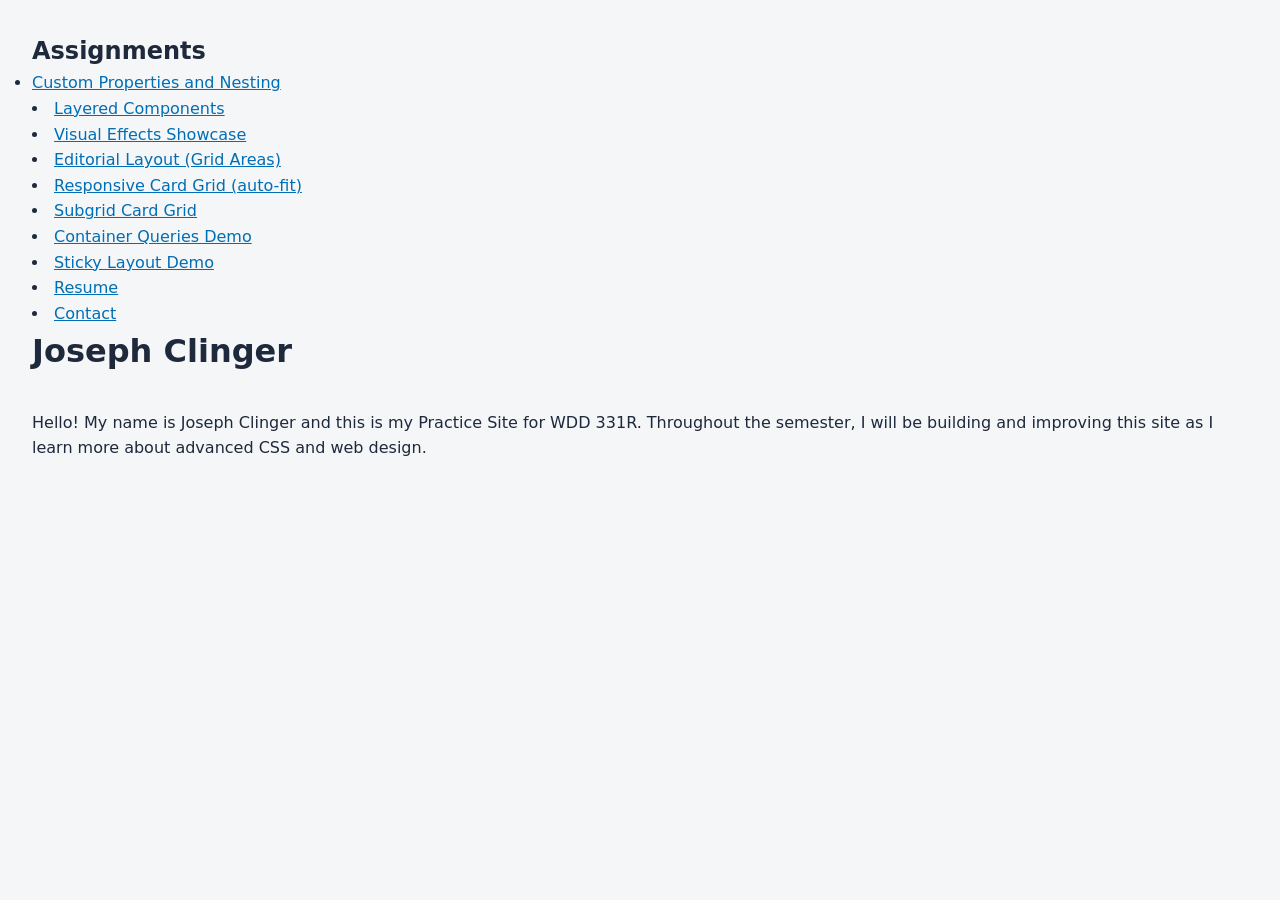
<file: index.html>
<!DOCTYPE html>
<html lang="en">
<head>
    <meta charset="utf-8">
    <meta name="viewport" content="width=device-width, initial-scale=1.0">
    <title>Joseph Clinger Practice Site</title>

    <link rel="stylesheet" href="css/main.css">
    
</head>
<body>
<nav>
    <h2>Assignments</h2>
    <ul>
        <li>
            <a href="unit-1/custom-properties/index.html">
                Custom Properties and Nesting
            </a>
        </li>
    </ul>
       <li>
            <a href="unit-2/layered-components/">
                Layered Components
            </a>
        </li>
    </ul>
    <li>
        <a href="unit-3/visual-effects/index.html">
    Visual Effects Showcase
</a>
    </li>
    <li>
    <a href="unit-4/grid-layouts/editorial.html">
        Editorial Layout (Grid Areas)
    </a>
</li>

<li>
    <a href="unit-4/grid-layouts/cards.html">
        Responsive Card Grid (auto-fit)
    </a>
</li>
<li><a href="unit-4/grid-layouts/cards.html">Subgrid Card Grid</a></li>
<li><a href="unit-4/advanced/container-demo.html">Container Queries Demo</a></li>
<li><a href="unit-4/advanced/sticky-demo.html">Sticky Layout Demo</a></li>
<li><a href="resume.html">Resume</a></li>
<li><a href="contact.html">Contact</a></li>
</nav>
    <header>
        <h1>Joseph Clinger</h1>
    </header>

    <main>
        <p>
            Hello! My name is Joseph Clinger and this is my Practice Site for WDD 331R.
            Throughout the semester, I will be building and improving this site as I learn
            more about advanced CSS and web design.
        </p>
    </main>

</body>
</html>
</file>
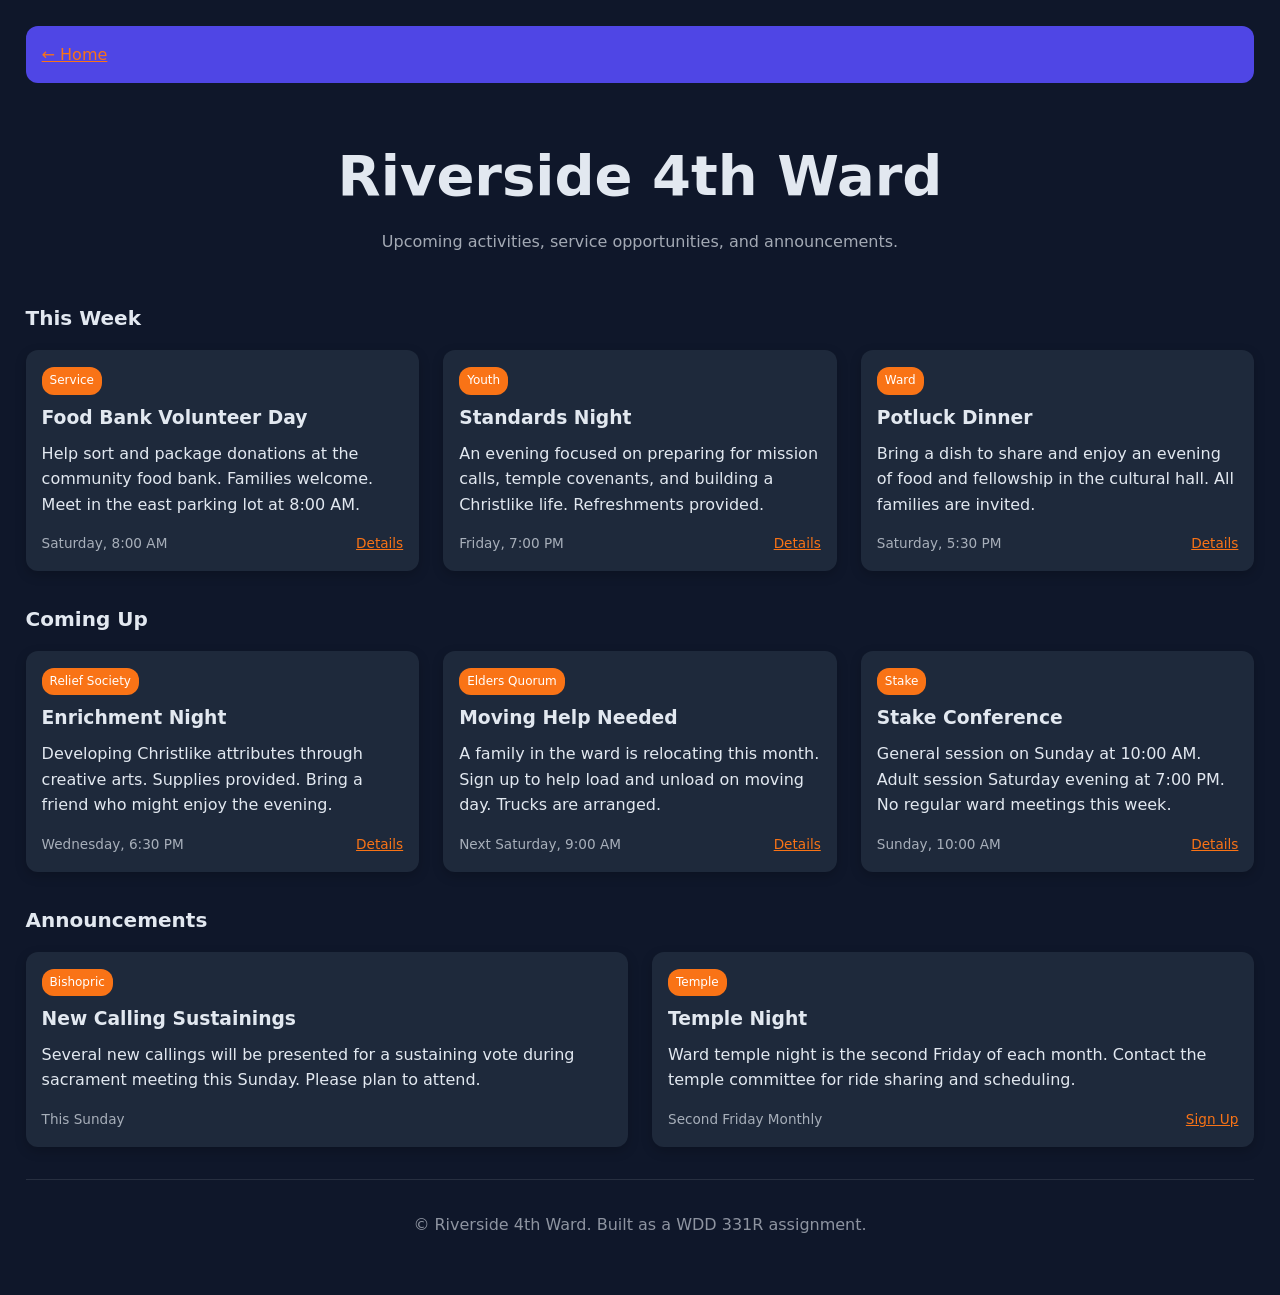
<file: unit-1/custom-properties/index.html>
<!DOCTYPE html>
<html lang="en">
<head>
    <meta charset="utf-8">
    <meta name="viewport" content="width=device-width, initial-scale=1.0">
    <title>Ward Activity Board</title>
    <link rel="stylesheet" href="styles.css">
</head>
<body>
    <nav class="site-nav">
        <a href="../../index.html">&larr; Home</a>
    </nav>

    <header class="board-header">
        <h1>Riverside 4th Ward</h1>
        <p>Upcoming activities, service opportunities, and announcements.</p>
    </header>

    <main>
        <section class="card-group">
            <h2>This Week</h2>
            <div class="cards">
                <article class="card">
                    <div class="card-tag">Service</div>
                    <h3>Food Bank Volunteer Day</h3>
                    <p>Help sort and package donations at the community food bank. Families welcome. Meet in the east parking lot at 8:00 AM.</p>
                    <div class="card-meta">
                        <span>Saturday, 8:00 AM</span>
                        <a href="#">Details</a>
                    </div>
                </article>
                <article class="card">
                    <div class="card-tag">Youth</div>
                    <h3>Standards Night</h3>
                    <p>An evening focused on preparing for mission calls, temple covenants, and building a Christlike life. Refreshments provided.</p>
                    <div class="card-meta">
                        <span>Friday, 7:00 PM</span>
                        <a href="#">Details</a>
                    </div>
                </article>
                <article class="card">
                    <div class="card-tag">Ward</div>
                    <h3>Potluck Dinner</h3>
                    <p>Bring a dish to share and enjoy an evening of food and fellowship in the cultural hall. All families are invited.</p>
                    <div class="card-meta">
                        <span>Saturday, 5:30 PM</span>
                        <a href="#">Details</a>
                    </div>
                </article>
            </div>
        </section>

        <section class="card-group">
            <h2>Coming Up</h2>
            <div class="cards">
                <article class="card">
                    <div class="card-tag">Relief Society</div>
                    <h3>Enrichment Night</h3>
                    <p>Developing Christlike attributes through creative arts. Supplies provided. Bring a friend who might enjoy the evening.</p>
                    <div class="card-meta">
                        <span>Wednesday, 6:30 PM</span>
                        <a href="#">Details</a>
                    </div>
                </article>
                <article class="card">
                    <div class="card-tag">Elders Quorum</div>
                    <h3>Moving Help Needed</h3>
                    <p>A family in the ward is relocating this month. Sign up to help load and unload on moving day. Trucks are arranged.</p>
                    <div class="card-meta">
                        <span>Next Saturday, 9:00 AM</span>
                        <a href="#">Details</a>
                    </div>
                </article>
                <article class="card">
                    <div class="card-tag">Stake</div>
                    <h3>Stake Conference</h3>
                    <p>General session on Sunday at 10:00 AM. Adult session Saturday evening at 7:00 PM. No regular ward meetings this week.</p>
                    <div class="card-meta">
                        <span>Sunday, 10:00 AM</span>
                        <a href="#">Details</a>
                    </div>
                </article>
            </div>
        </section>

        <section class="card-group">
            <h2>Announcements</h2>
            <div class="cards">
                <article class="card">
                    <div class="card-tag">Bishopric</div>
                    <h3>New Calling Sustainings</h3>
                    <p>Several new callings will be presented for a sustaining vote during sacrament meeting this Sunday. Please plan to attend.</p>
                    <div class="card-meta">
                        <span>This Sunday</span>
                    </div>
                </article>
                <article class="card">
                    <div class="card-tag">Temple</div>
                    <h3>Temple Night</h3>
                    <p>Ward temple night is the second Friday of each month. Contact the temple committee for ride sharing and scheduling.</p>
                    <div class="card-meta">
                        <span>Second Friday Monthly</span>
                        <a href="#">Sign Up</a>
                    </div>
                </article>
            </div>
        </section>
    </main>

    <footer class="board-footer">
        <p>&copy; Riverside 4th Ward. Built as a WDD 331R assignment.</p>
    </footer>
</body>
</html>
</file>
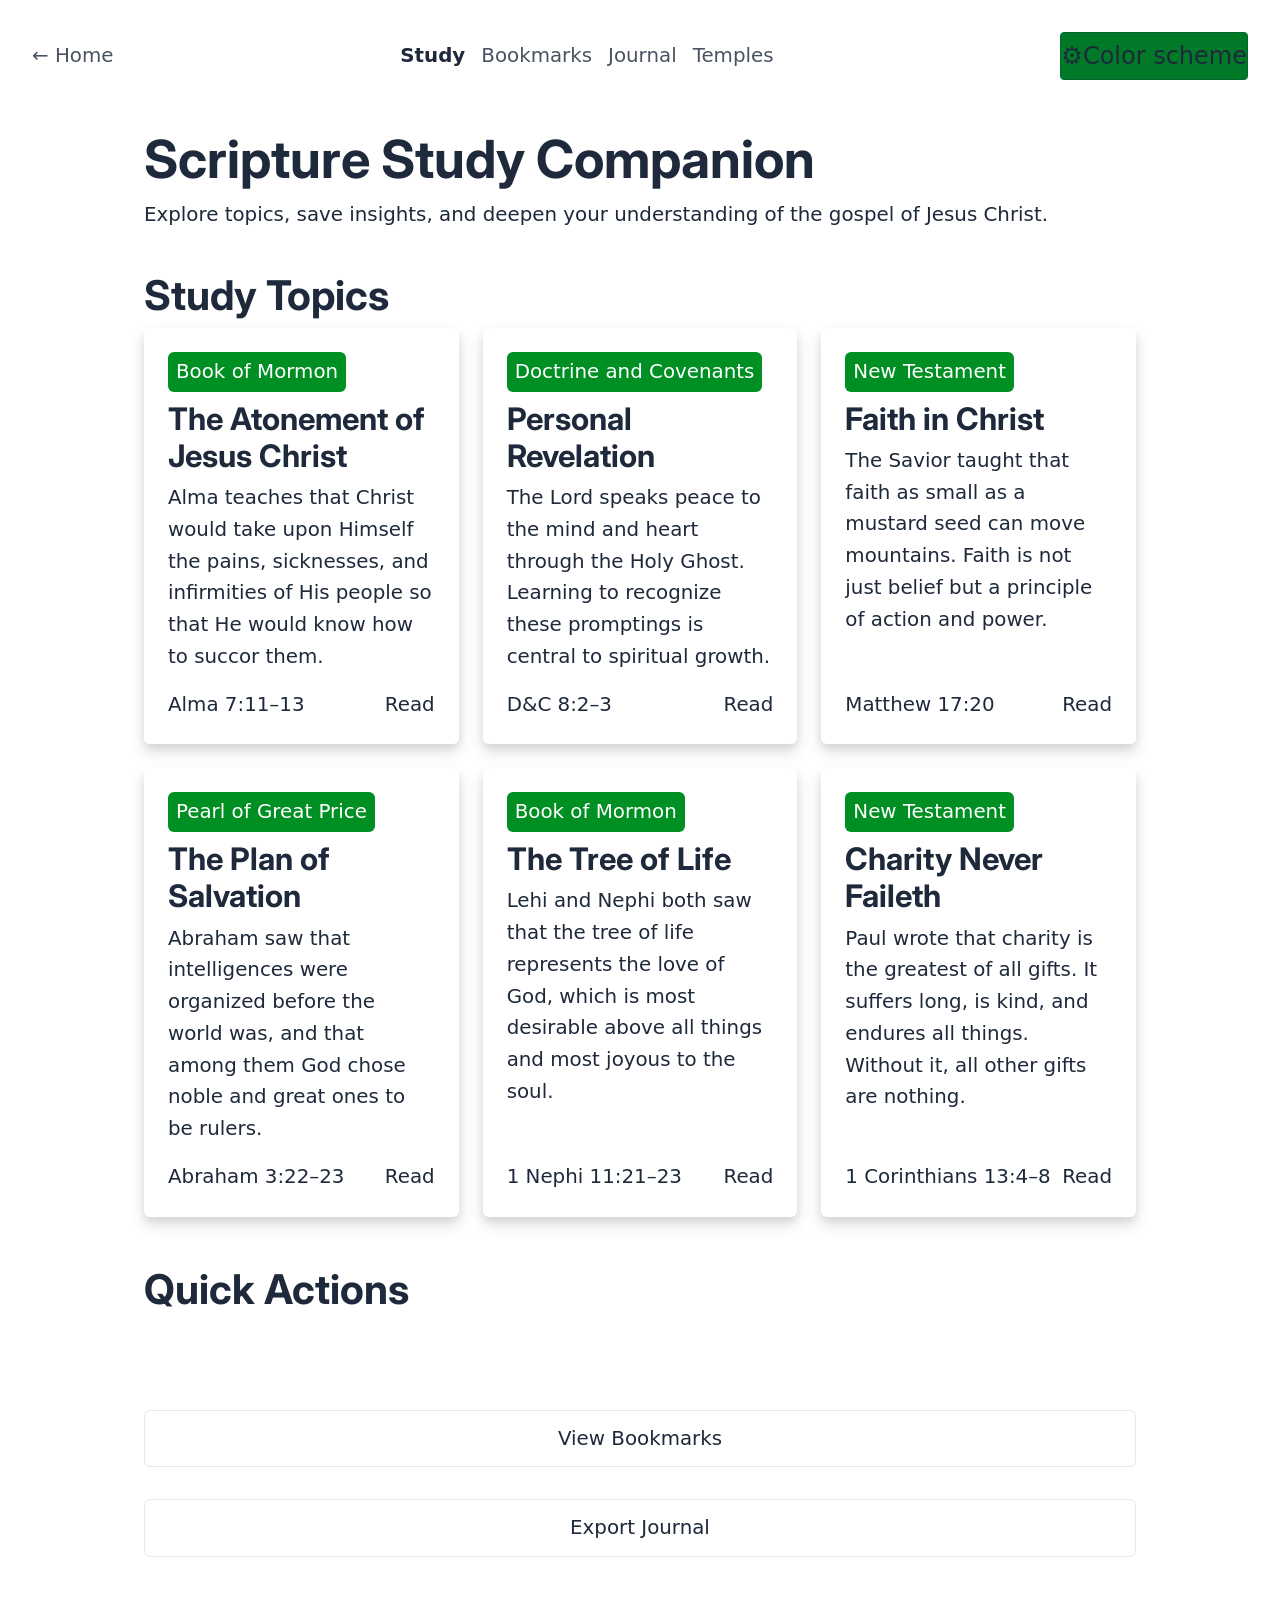
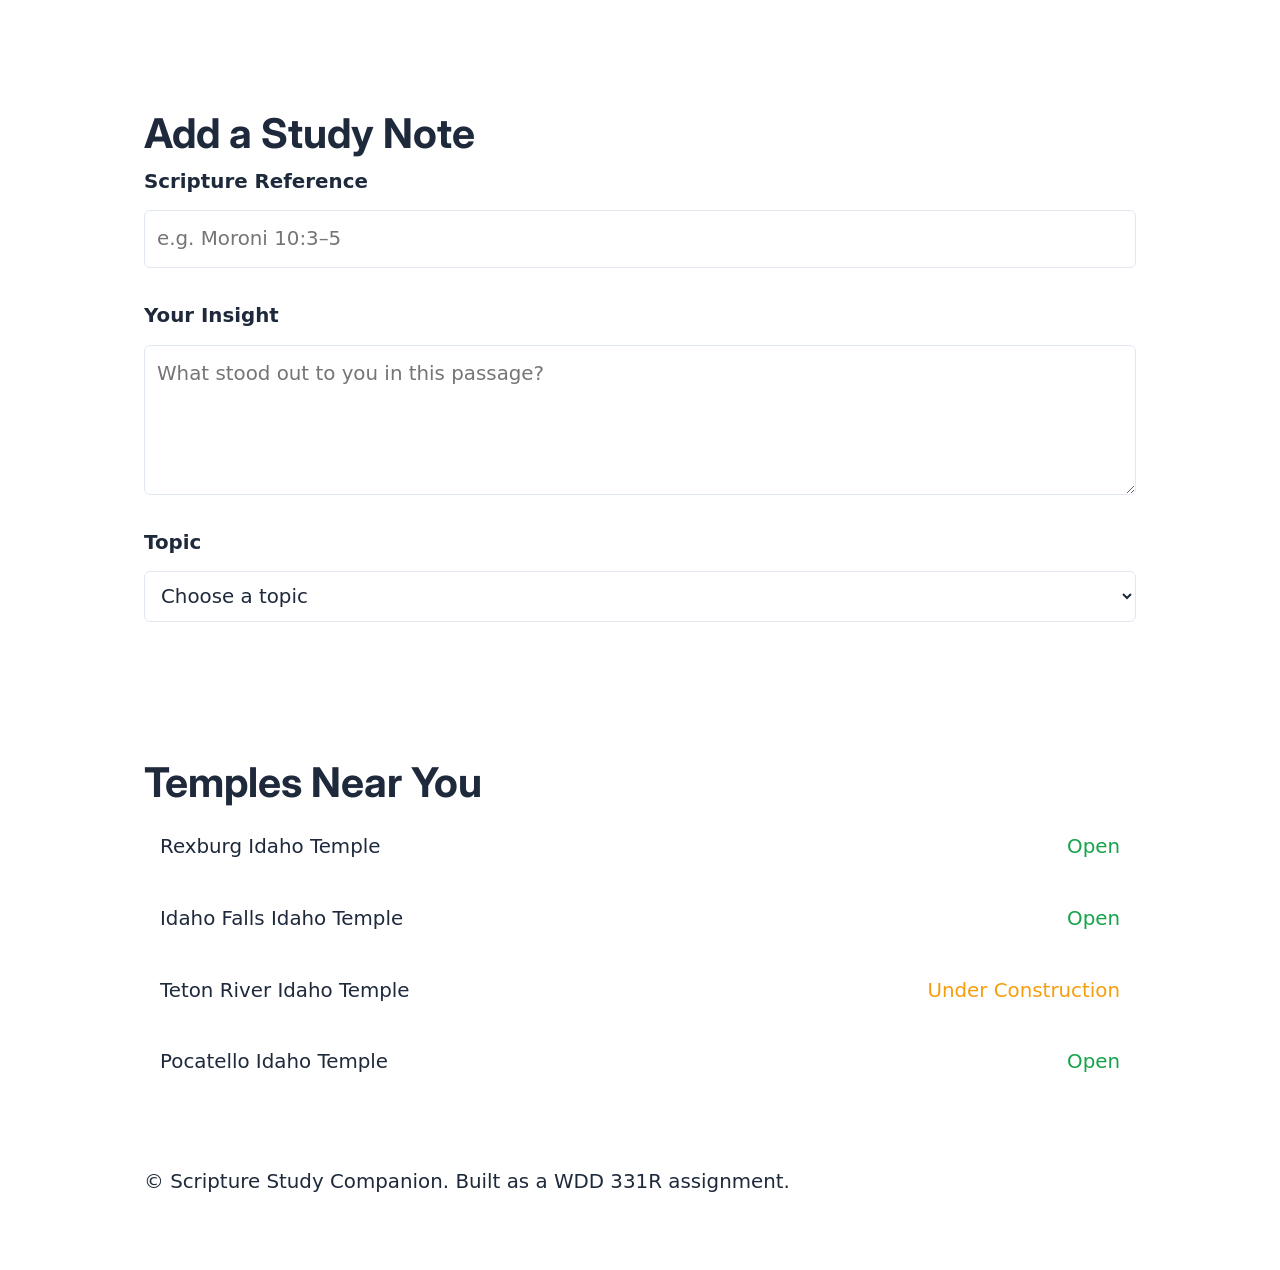
<file: unit-2/layered-components/index.html>
<!DOCTYPE html>
<html lang="en">
<head>
    <meta charset="utf-8">
    <meta name="viewport" content="width=device-width, initial-scale=1.0">

    <!-- Theme preference script (must load before CSS) -->
    <script src="js/theme-preference.js"></script>

    <title>Scripture Study Companion</title>

    <link rel="stylesheet" href="css/main.css">
    <link rel="preconnect" href="https://fonts.googleapis.com">
<link rel="preconnect" href="https://fonts.gstatic.com" crossorigin>
<link href="https://fonts.googleapis.com/css2?family=Inter:wght@400;600;700&display=swap" rel="stylesheet">
</head>

<body>

    <nav class="site-nav">
        <a href="../../index.html">&larr; Home</a>

        <ul>
            <li><a href="#" aria-current="page">Study</a></li>
            <li><a href="#">Bookmarks</a></li>
            <li><a href="#">Journal</a></li>
            <li><a href="#">Temples</a></li>
        </ul>

        <!-- Theme toggle (NEW) -->
        <details class="theme-menu">
            <summary class="theme-control">
                <span class="visually-hidden">Color scheme</span>
            </summary>

            <div class="theme-extra" role="group" aria-label="Choose color scheme">

                <label class="theme-control theme-pick" data-theme-pick="light">
                    <input name="theme-preference" type="radio" value="light">
                    <span aria-hidden="true">&#9788;&#65039;</span>
                    <span class="visually-hidden">Light</span>
                </label>

                <label class="theme-control theme-pick" data-theme-pick="system">
                    <input name="theme-preference" type="radio" value="system" checked>
                    <span aria-hidden="true">&#9881;&#65039;</span>
                    <span class="visually-hidden">System default</span>
                </label>

                <label class="theme-control theme-pick" data-theme-pick="dark">
                    <input name="theme-preference" type="radio" value="dark">
                    <span aria-hidden="true">&#127766;</span>
                    <span class="visually-hidden">Dark</span>
                </label>

            </div>
        </details>
    </nav>

    <header class="page-header">
        <h1>Scripture Study Companion</h1>
        <p>Explore topics, save insights, and deepen your understanding of the gospel of Jesus Christ.</p>
    </header>

    <main>
        <section class="card-group">
            <h2>Study Topics</h2>

            <div class="cards">
                <article class="card">
                    <div class="card-tag">Book of Mormon</div>
                    <h3>The Atonement of Jesus Christ</h3>
                    <p>Alma teaches that Christ would take upon Himself the pains, sicknesses, and infirmities of His people so that He would know how to succor them.</p>
                    <div class="card-footer">
                        <span>Alma 7:11–13</span>
                        <a href="#">Read</a>
                    </div>
                </article>

                <article class="card">
                    <div class="card-tag">Doctrine and Covenants</div>
                    <h3>Personal Revelation</h3>
                    <p>The Lord speaks peace to the mind and heart through the Holy Ghost. Learning to recognize these promptings is central to spiritual growth.</p>
                    <div class="card-footer">
                        <span>D&C 8:2–3</span>
                        <a href="#">Read</a>
                    </div>
                </article>

                <article class="card">
                    <div class="card-tag">New Testament</div>
                    <h3>Faith in Christ</h3>
                    <p>The Savior taught that faith as small as a mustard seed can move mountains. Faith is not just belief but a principle of action and power.</p>
                    <div class="card-footer">
                        <span>Matthew 17:20</span>
                        <a href="#">Read</a>
                    </div>
                </article>

                <article class="card">
                    <div class="card-tag">Pearl of Great Price</div>
                    <h3>The Plan of Salvation</h3>
                    <p>Abraham saw that intelligences were organized before the world was, and that among them God chose noble and great ones to be rulers.</p>
                    <div class="card-footer">
                        <span>Abraham 3:22–23</span>
                        <a href="#">Read</a>
                    </div>
                </article>

                <article class="card">
                    <div class="card-tag">Book of Mormon</div>
                    <h3>The Tree of Life</h3>
                    <p>Lehi and Nephi both saw that the tree of life represents the love of God, which is most desirable above all things and most joyous to the soul.</p>
                    <div class="card-footer">
                        <span>1 Nephi 11:21–23</span>
                        <a href="#">Read</a>
                    </div>
                </article>

                <article class="card">
                    <div class="card-tag">New Testament</div>
                    <h3>Charity Never Faileth</h3>
                    <p>Paul wrote that charity is the greatest of all gifts. It suffers long, is kind, and endures all things. Without it, all other gifts are nothing.</p>
                    <div class="card-footer">
                        <span>1 Corinthians 13:4–8</span>
                        <a href="#">Read</a>
                    </div>
                </article>
            </div>
        </section>

        <section class="actions">
            <h2>Quick Actions</h2>
            <div class="button-group">
                <button class="btn primary">New Study Session</button>
                <button class="btn secondary">View Bookmarks</button>
                <button class="btn secondary">Export Journal</button>
                <button class="btn primary" disabled>Sync (Offline)</button>
            </div>
        </section>

        <section class="study-note">
            <h2>Add a Study Note</h2>

            <form class="note-form">
                <div class="form-field">
                    <label for="reference">Scripture Reference</label>
                    <input type="text" id="reference" placeholder="e.g. Moroni 10:3–5">
                </div>

                <div class="form-field">
                    <label for="insight">Your Insight</label>
                    <textarea id="insight" rows="4" placeholder="What stood out to you in this passage?"></textarea>
                </div>

                <div class="form-field">
                    <label for="topic">Topic</label>
                    <select id="topic">
                        <option value="">Choose a topic</option>
                        <option value="faith">Faith</option>
                        <option value="repentance">Repentance</option>
                        <option value="charity">Charity</option>
                        <option value="obedience">Obedience</option>
                        <option value="prayer">Prayer</option>
                        <option value="service">Service</option>
                    </select>
                </div>

                <button type="submit" class="btn primary">Save Note</button>
            </form>
        </section>

        <section class="temple-list">
            <h2>Temples Near You</h2>

            <ul class="temples">
                <li>
                    <span class="temple-name">Rexburg Idaho Temple</span>
                    <span class="temple-status open">Open</span>
                </li>
                <li>
                    <span class="temple-name">Idaho Falls Idaho Temple</span>
                    <span class="temple-status open">Open</span>
                </li>
                <li>
                    <span class="temple-name">Teton River Idaho Temple</span>
                    <span class="temple-status construction">Under Construction</span>
                </li>
                <li>
                    <span class="temple-name">Pocatello Idaho Temple</span>
                    <span class="temple-status open">Open</span>
                </li>
            </ul>
        </section>
    </main>

    <footer class="page-footer">
        <p>&copy; Scripture Study Companion. Built as a WDD 331R assignment.</p>
    </footer>

</body>
</html>
</file>
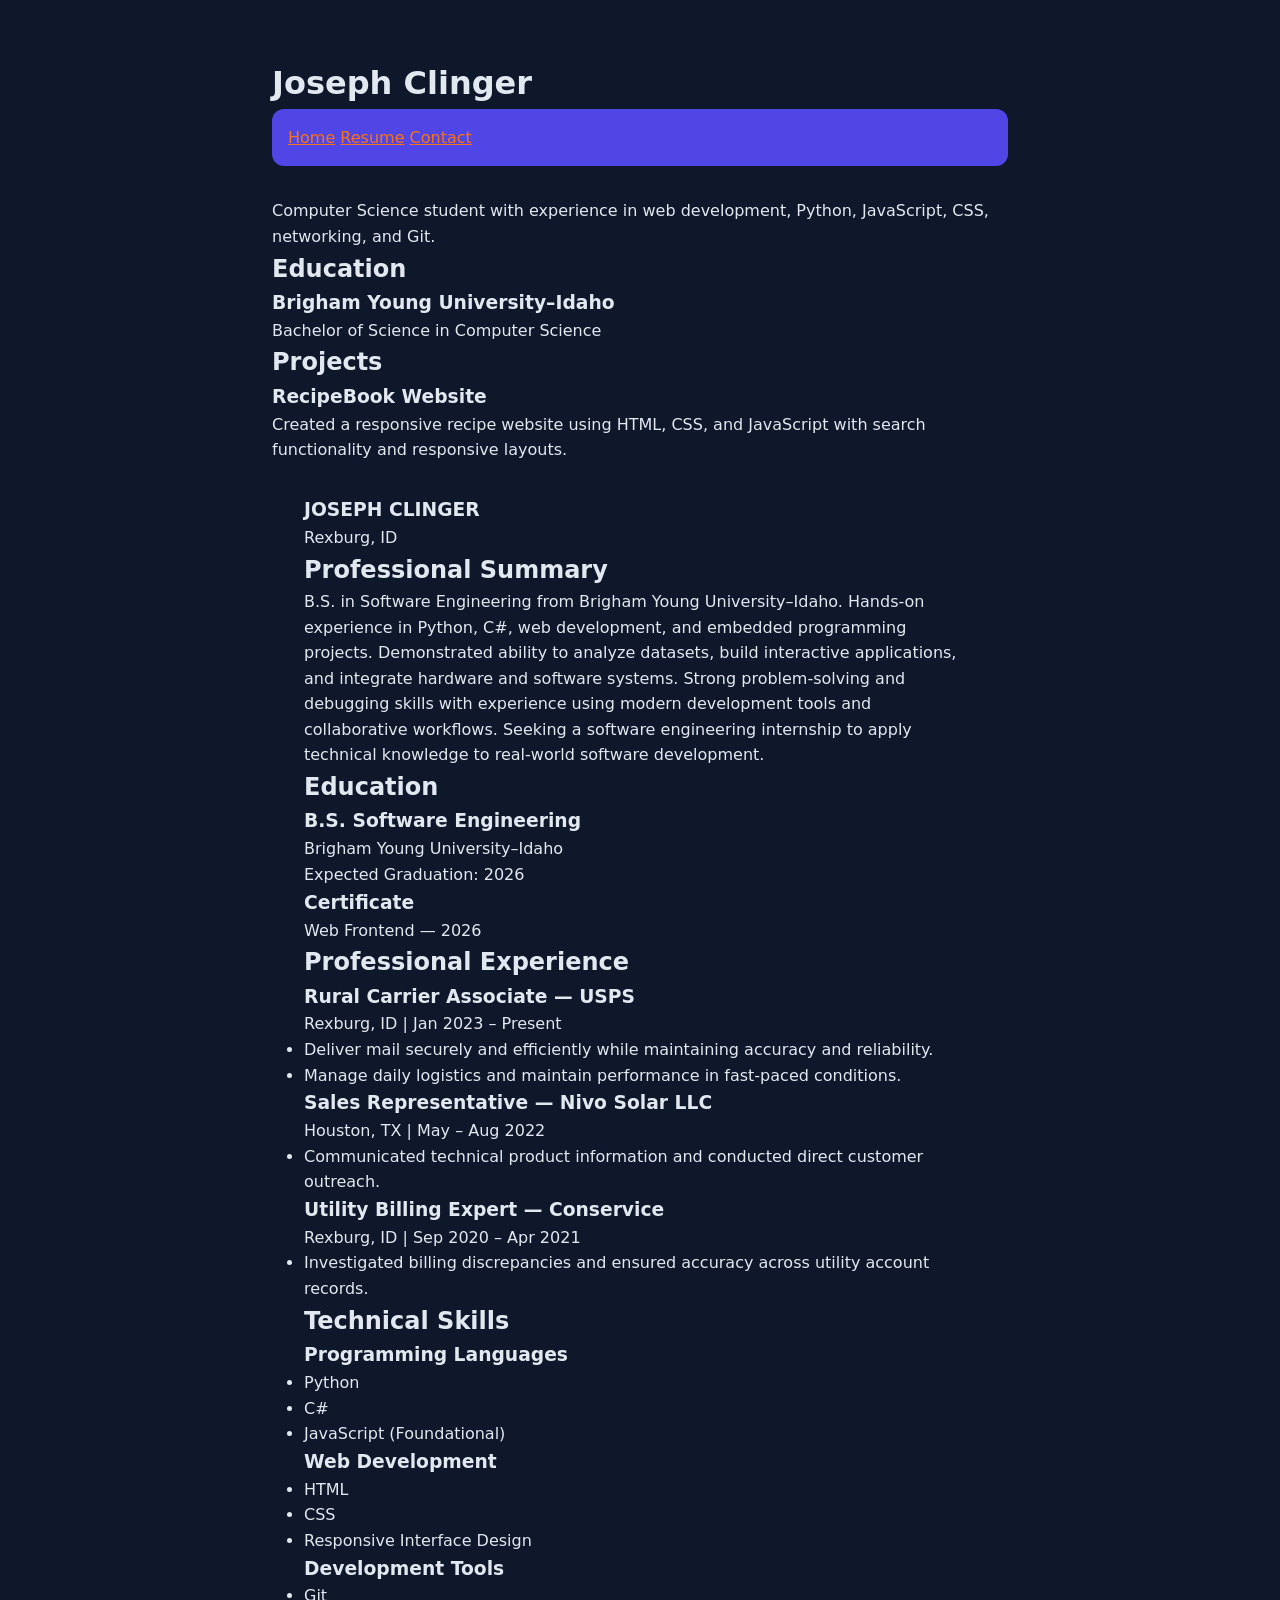
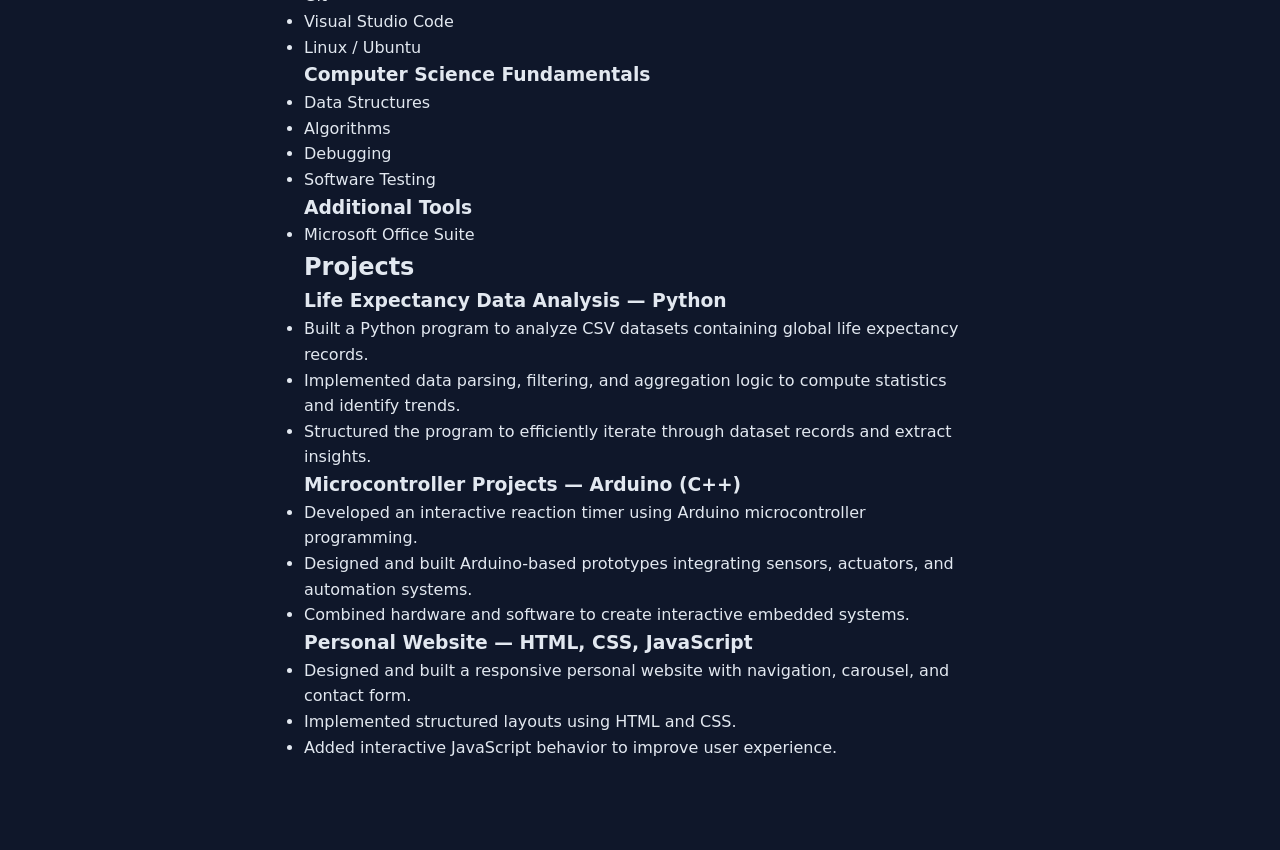
<file: resume.html>
<main class="resume">

<h1>Joseph Clinger</h1>
<header class="site-header">
  <nav class="site-nav">
    <a href="index.html">Home</a>
    <a href="resume.html">Resume</a>
    <a href="contact.html">Contact</a>
  </nav>
</header>

<p class="summary">
Computer Science student with experience in web development, Python, JavaScript, CSS, networking, and Git.
</p>

<section>
<h2>Education</h2>

<h3>Brigham Young University–Idaho</h3>
<p>Bachelor of Science in Computer Science</p>
</section>

<section>
<h2>Projects</h2>

<article>
<h3>RecipeBook Website</h3>

<p>
Created a responsive recipe website using HTML, CSS, and JavaScript with search functionality and responsive layouts.
</p>

</article>

<article>
<!DOCTYPE html>
<html lang="en">
<head>
  <meta charset="UTF-8">
  <meta name="viewport" content="width=device-width, initial-scale=1.0">
  <title>Joseph Clinger - Resume</title>
  <link rel="stylesheet" href="unit-1/custom-properties/styles.css">
</head>

<body>

<main class="resume">

  <!-- NAME -->
  <header>
    <h1>JOSEPH CLINGER</h1>
    <p>Rexburg, ID</p>
  </header>

  <!-- PROFESSIONAL SUMMARY -->
  <section>
    <h2>Professional Summary</h2>
    <p>
      B.S. in Software Engineering from Brigham Young University–Idaho.
      Hands-on experience in Python, C#, web development, and embedded programming projects.
      Demonstrated ability to analyze datasets, build interactive applications, and integrate hardware and software systems.
      Strong problem-solving and debugging skills with experience using modern development tools and collaborative workflows.
      Seeking a software engineering internship to apply technical knowledge to real-world software development.
    </p>
  </section>

  <!-- EDUCATION -->
  <section>
    <h2>Education</h2>

    <h3>B.S. Software Engineering</h3>
    <p>Brigham Young University–Idaho</p>
    <p>Expected Graduation: 2026</p>

    <h3>Certificate</h3>
    <p>Web Frontend — 2026</p>
  </section>

  <!-- EXPERIENCE -->
  <section>
    <h2>Professional Experience</h2>

    <h3>Rural Carrier Associate — USPS</h3>
    <p>Rexburg, ID | Jan 2023 – Present</p>
    <ul>
      <li>Deliver mail securely and efficiently while maintaining accuracy and reliability.</li>
      <li>Manage daily logistics and maintain performance in fast-paced conditions.</li>
    </ul>

    <h3>Sales Representative — Nivo Solar LLC</h3>
    <p>Houston, TX | May – Aug 2022</p>
    <ul>
      <li>Communicated technical product information and conducted direct customer outreach.</li>
    </ul>

    <h3>Utility Billing Expert — Conservice</h3>
    <p>Rexburg, ID | Sep 2020 – Apr 2021</p>
    <ul>
      <li>Investigated billing discrepancies and ensured accuracy across utility account records.</li>
    </ul>

  </section>

  <!-- SKILLS -->
  <section>
    <h2>Technical Skills</h2>

    <h3>Programming Languages</h3>
    <ul>
      <li>Python</li>
      <li>C#</li>
      <li>JavaScript (Foundational)</li>
    </ul>

    <h3>Web Development</h3>
    <ul>
      <li>HTML</li>
      <li>CSS</li>
      <li>Responsive Interface Design</li>
    </ul>

    <h3>Development Tools</h3>
    <ul>
      <li>Git</li>
      <li>Visual Studio Code</li>
      <li>Linux / Ubuntu</li>
    </ul>

    <h3>Computer Science Fundamentals</h3>
    <ul>
      <li>Data Structures</li>
      <li>Algorithms</li>
      <li>Debugging</li>
      <li>Software Testing</li>
    </ul>

    <h3>Additional Tools</h3>
    <ul>
      <li>Microsoft Office Suite</li>
    </ul>

  </section>

  <!-- PROJECTS -->
  <section>
    <h2>Projects</h2>

    <h3>Life Expectancy Data Analysis — Python</h3>
    <ul>
      <li>Built a Python program to analyze CSV datasets containing global life expectancy records.</li>
      <li>Implemented data parsing, filtering, and aggregation logic to compute statistics and identify trends.</li>
      <li>Structured the program to efficiently iterate through dataset records and extract insights.</li>
    </ul>

    <h3>Microcontroller Projects — Arduino (C++)</h3>
    <ul>
      <li>Developed an interactive reaction timer using Arduino microcontroller programming.</li>
      <li>Designed and built Arduino-based prototypes integrating sensors, actuators, and automation systems.</li>
      <li>Combined hardware and software to create interactive embedded systems.</li>
    </ul>

    <h3>Personal Website — HTML, CSS, JavaScript</h3>
    <ul>
      <li>Designed and built a responsive personal website with navigation, carousel, and contact form.</li>
      <li>Implemented structured layouts using HTML and CSS.</li>
      <li>Added interactive JavaScript behavior to improve user experience.</li>
    </ul>

  </section>

</main>

</body>
</html>

</main>
</file>
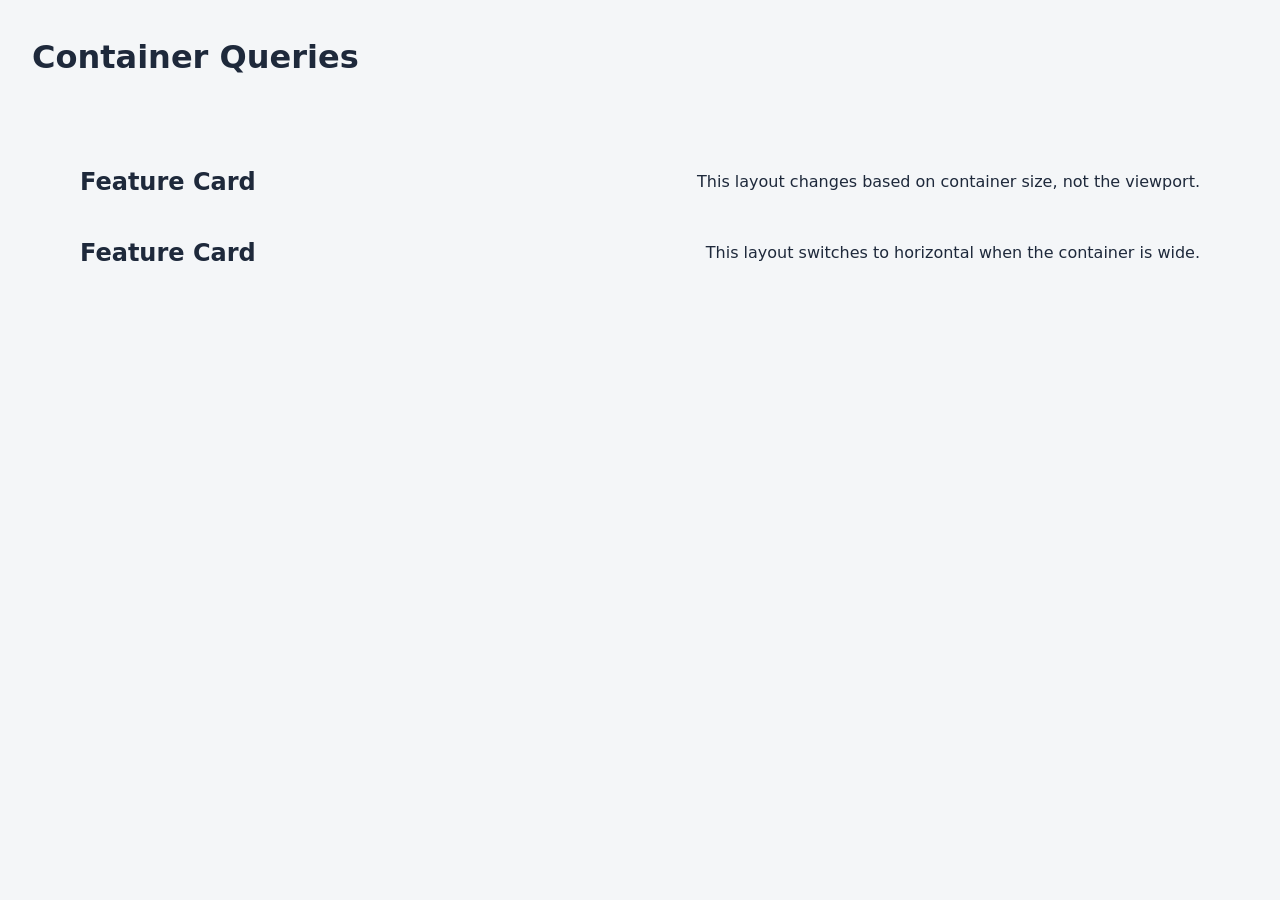
<file: unit-4/advanced/container-demo.html>
<!DOCTYPE html>
<html lang="en">
<head>
    <meta charset="UTF-8">
    <meta name="viewport" content="width=device-width, initial-scale=1.0">
    <title>Container Query Demo</title>

    <link rel="stylesheet" href="../../css/main.css">
    <link rel="stylesheet" href="container-demo.css">
</head>
<body>

<header>
    <h1>Container Queries</h1>
</header>

<main class="page">

    <div class="container narrow">
        <article class="feature">
            <h2>Feature Card</h2>
            <p>This layout changes based on container size, not the viewport.</p>
        </article>
    </div>

    <div class="container wide">
        <article class="feature">
            <h2>Feature Card</h2>
            <p>This layout switches to horizontal when the container is wide.</p>
        </article>
    </div>

</main>

</body>
</html>
</file>
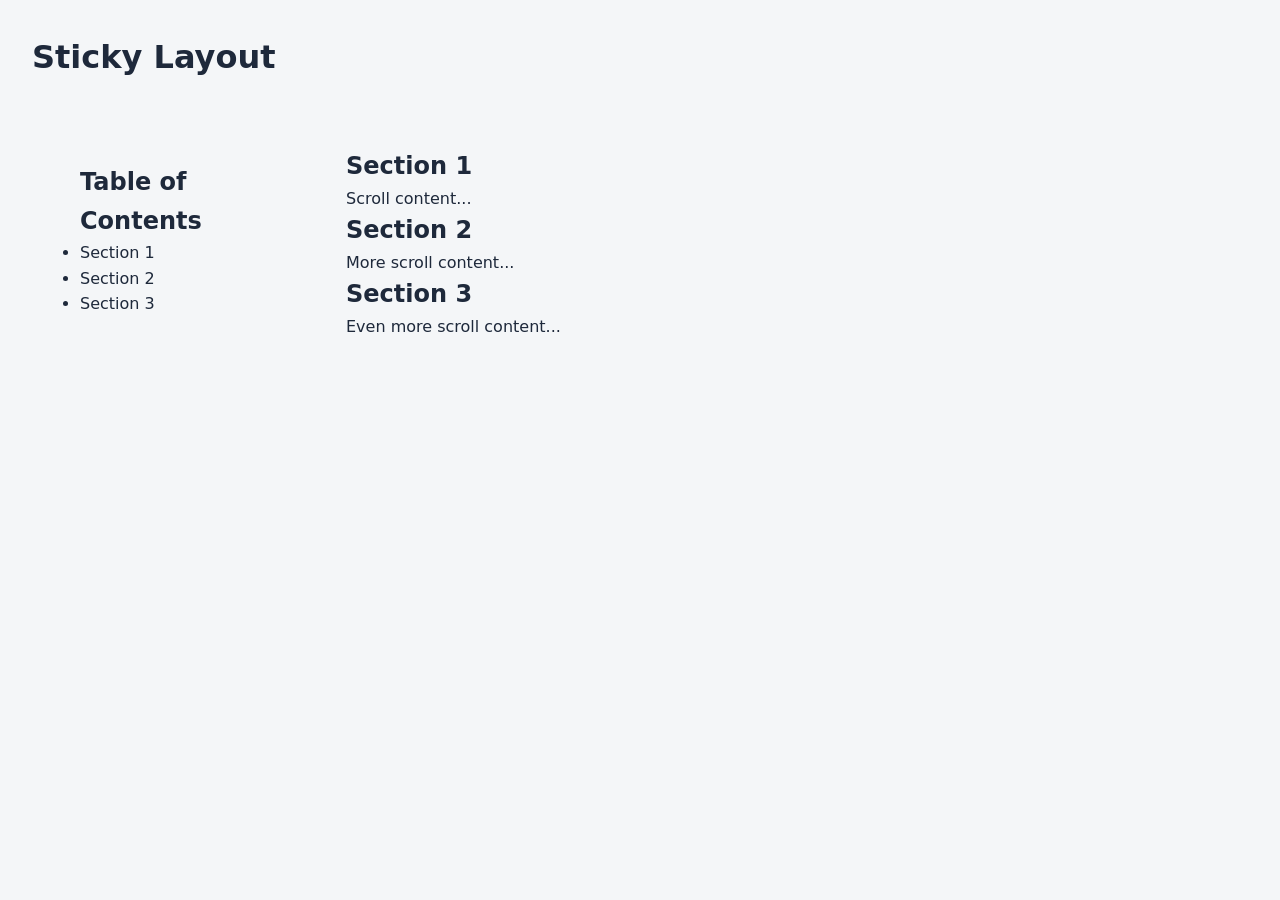
<file: unit-4/advanced/sticky-demo.html>
<!DOCTYPE html>
<html lang="en">
<head>
    <meta charset="UTF-8">
    <meta name="viewport" content="width=device-width, initial-scale=1.0">
    <title>Sticky Demo</title>

    <link rel="stylesheet" href="../../css/main.css">
    <link rel="stylesheet" href="sticky-demo.css">
</head>
<body>

<header class="page-header">
    <h1>Sticky Layout</h1>
</header>

<div class="layout">

    <aside class="toc">
        <h2>Table of Contents</h2>
        <ul>
            <li>Section 1</li>
            <li>Section 2</li>
            <li>Section 3</li>
        </ul>
    </aside>

    <main class="content">

        <section>
            <h2>Section 1</h2>
            <p>Scroll content...</p>
        </section>

        <section>
            <h2>Section 2</h2>
            <p>More scroll content...</p>
        </section>

        <section>
            <h2>Section 3</h2>
            <p>Even more scroll content...</p>
        </section>

    </main>

</div>

</body>
</html>
</file>
<file: css/main.css>
*,
*::before,
*::after {
    box-sizing: border-box;
    margin: 0;
    padding: 0;
}

:root {
    --color-bg: #f4f6f8;
    --color-text: #1e293b;
    --color-primary: #006eb6;
    --color-primary-hover: #004f7f;
    --space-sm: 0.5rem;
    --space-md: 1rem;
    --space-lg: 2rem;
    --font-body: system-ui, -apple-system, sans-serif;
}

body {
    font-family: var(--font-body);
    color: var(--color-text);
    background-color: var(--color-bg);
    line-height: 1.6;
    padding: var(--space-lg);
}

a {
    color: var(--color-primary);
}

a:hover {
    color: var(--color-primary-hover);
}

header {
    margin-bottom: var(--space-lg);
}

h1 {
    font-size: 2rem;
}

@media print{

nav,
footer,
button{

    display:none;

}

body{

    font-family:"Times New Roman",serif;

    font-size:12pt;

    color:black;

}

a::after{

    content:" (" attr(href) ")";

    font-size:10pt;

}

article{

    break-inside:avoid;

}

p{

    orphans:3;

    widows:3;

}

.resume h1{

    print-color-adjust:exact;

}

}
</file>
<file: unit-1/custom-properties/styles.css>
/* ========================================
   TOKENS
   Define your design decisions here.
   Everything else in this file should
   reference these tokens with var().
   ======================================== */
:root {
    /* Colors */
    --color-primary: #4f46e5;
    --color-background: #0f172a;
    --color-text: #e2e8f0;
    --color-accent: #f97316;

    /* Spacing */
    --space-sm: 0.5rem;
    --space-md: 1rem;
    --space-lg: 2rem;

    /* Typography */
    --font-family-base: system-ui, sans-serif;
    --font-size-base: 1rem;

    /* Borders */
    --radius-md: 12px;
}

/* ========================================
   RESET
   A minimal reset so you start clean.
   ======================================== */
*,
*::before,
*::after {
    box-sizing: border-box;
    margin: 0;
    padding: 0;
}

/* ========================================
   BASE STYLES
   ======================================== */
body {
    font-family: var(--font-family-base);
    color: var(--color-text);
    background-color: var(--color-background);
    line-height: 1.6;

    /* clamp() for fluid padding */
    padding: clamp(1rem, 2vw, 2rem);

    a {
        color: var(--color-accent);

        &:hover {
            color: var(--color-primary);
        }
    }
}

/* ========================================
   NAVIGATION
   ======================================== */
.site-nav {
    padding: var(--space-md);
    margin-bottom: var(--space-lg);
    background: var(--color-primary);
    border-radius: var(--radius-md);
}

/* ========================================
   BOARD HEADER
   ======================================== */
.board-header {
    text-align: center;
    margin-bottom: var(--space-lg);
    padding: var(--space-md);

    h1 {
        font-size: clamp(2rem, 5vw, 3.5rem);
    }

    p {
        color: color-mix(in srgb, var(--color-text) 70%, transparent);
        margin-top: var(--space-sm);
    }
}

/* ========================================
   CARD GROUP
   ======================================== */
.card-group {
    margin-bottom: var(--space-lg);

    h2 {
        margin-bottom: var(--space-md);
        font-size: 1.25rem;
    }
}

/* ========================================
   CARDS GRID
   ======================================== */
.cards {
    display: grid;

    /* calc() based spacing */
    gap: calc(var(--space-md) * 1.5);

    grid-template-columns: repeat(auto-fit, minmax(250px, 1fr));
}

/* ========================================
   INDIVIDUAL CARD
   ======================================== */
.card {
    background: var(--card-bg, #1e293b); /* var() fallback */
    padding: var(--space-md);
    border-radius: var(--radius-md);
    box-shadow: 0 4px 12px rgba(0, 0, 0, 0.2);

    .card-tag {
        display: inline-block;
        font-size: 0.75rem;
        padding: 0.25rem 0.5rem;
        background: var(--color-accent);
        color: white;
        border-radius: var(--radius-md);
        margin-bottom: var(--space-sm);
    }

    h3 {
        margin-bottom: var(--space-sm);
    }

    p {
        margin-bottom: var(--space-md);
    }

    .card-meta {
        display: flex;
        justify-content: space-between;
        align-items: center;
        font-size: 0.85rem;

        span {
            opacity: 0.7;
        }

        a {
            color: var(--color-accent);

            &:hover {
                color: var(--color-primary);
            }
        }
    }
}

/* ========================================
   FOOTER
   ======================================== */
.board-footer {
    text-align: center;
    padding: var(--space-lg);
    color: color-mix(in srgb, var(--color-text) 60%, transparent);
    border-top: 1px solid rgba(255, 255, 255, 0.1);
}

.contact-page {
  max-width: 700px;
  margin: 0 auto;
  padding: 2rem;
}

.contact-form {
  display: flex;
  flex-direction: column;
  gap: 1rem;
}

.contact-form div {
  display: flex;
  flex-direction: column;
}

input, textarea {
  padding: 0.5rem;
  font: inherit;
}

button {
  padding: 0.75rem;
  cursor: pointer;
}

.resume,
.contact-page,
.home-page {
  max-width: 800px;
  margin: 0 auto;
  padding: 2rem;
}
</file>
<file: unit-2/layered-components/css/main.css>
@layer tokens, base, layout, components, utilities;

@import url('tokens/colors.css') layer(tokens);
@import url('tokens/variables.css') layer(tokens);

@import url('base/reset.css') layer(base);
@import url('base/elements.css') layer(base);

@import url('layout/primary.css') layer(layout);

@import url('components/cards.css') layer(components);
@import url('components/buttons.css') layer(components);
@import url('components/forms.css') layer(components);
@import url('components/nav.css') layer(components);
@import url('components/theme-toggle.css') layer(components);
@import url('components/temples.css') layer(components);

@import url('utilities/utilities.css') layer(utilities);
@import url('components/effects.css') layer(components);
</file>
<file: unit-4/advanced/container-demo.css>
.page {
    display: grid;
    gap: var(--space-xl);
    padding: var(--space-lg);
}

/* containers */
.container {
    container-type: inline-size;
    border: 1px solid var(--color-border);
    padding: var(--space-md);
    background: var(--color-surface);
}

/* narrow default */
.feature {
    display: flex;
    flex-direction: column;
    gap: var(--space-sm);
}

/* container query */
@container (min-width: 500px) {
    .feature {
        flex-direction: row;
        align-items: center;
        justify-content: space-between;
    }
}
</file>
<file: unit-4/advanced/sticky-demo.css>
.layout {
    display: grid;
    grid-template-columns: 250px 1fr;
    gap: var(--space-lg);
    padding: var(--space-lg);
}

/* Sticky element */
.toc {
    position: sticky;
    top: 1rem;
    background: var(--color-surface);
    padding: var(--space-md);
    border: 1px solid var(--color-border);
}

/* LONG PAGE */
.content section {
    margin-bottom: var(--space-xl);
}

/*
.layout {
    overflow: hidden;
}
*/

/*
FIX:
Sticky breaks when ANY ancestor has overflow hidden/auto/scroll.
Removed overflow from layout to restore sticky behavior.
If clipping is needed, move overflow to a child wrapper instead.
*/
</file>
